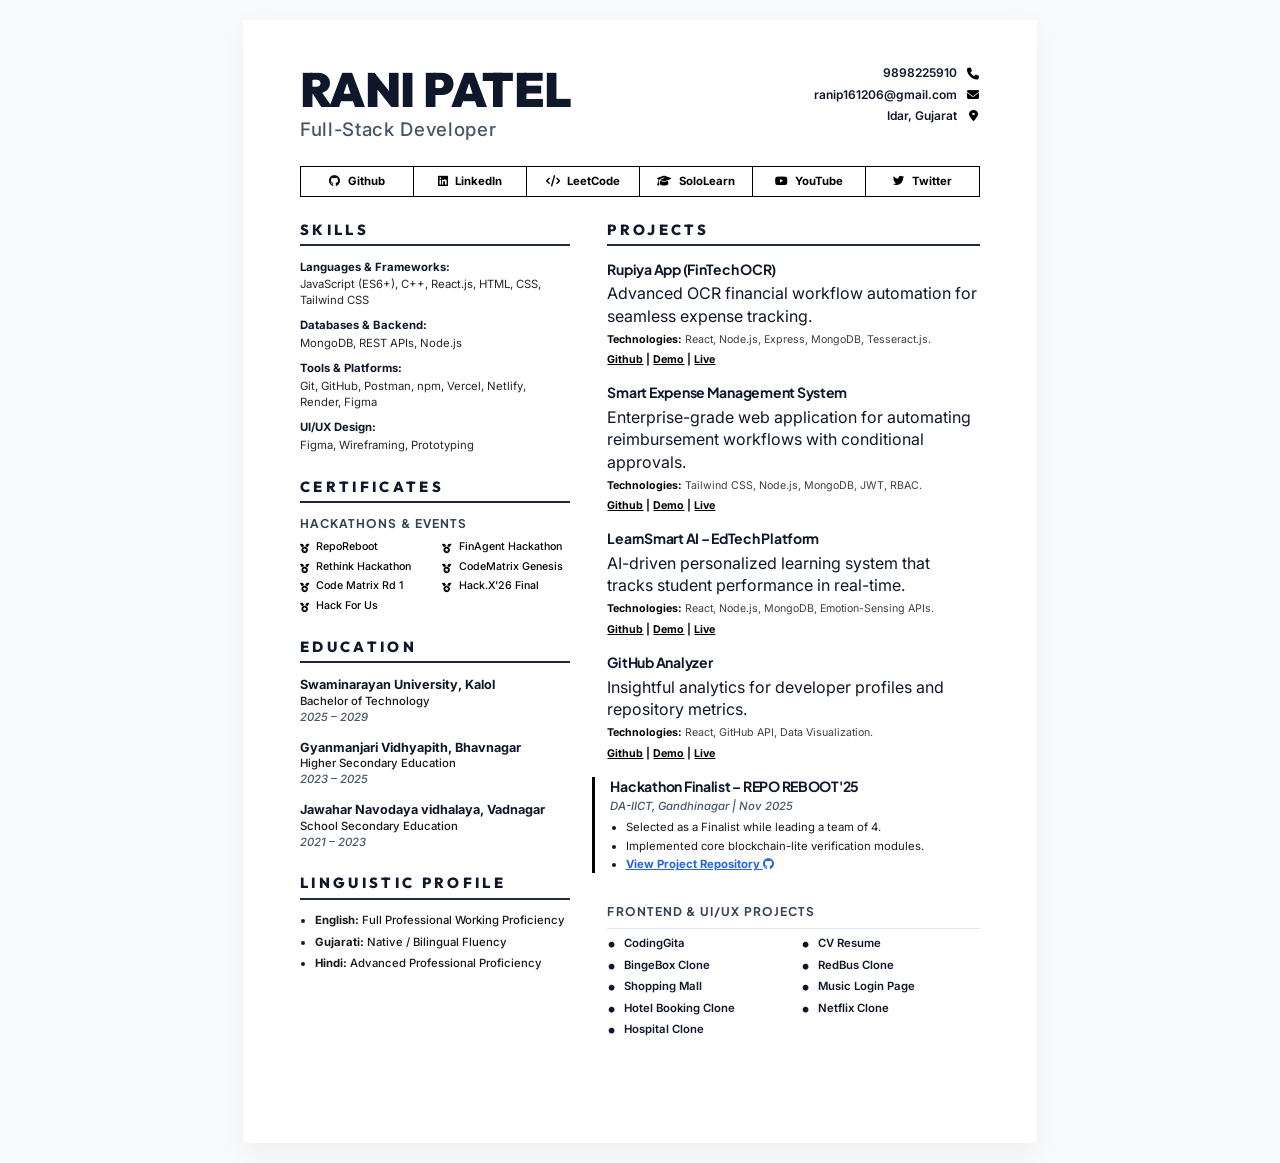
<file: public/resume.html>
<!DOCTYPE html>
<html lang="en">

<head>
    <meta charset="UTF-8">
    <meta name="viewport" content="width=device-width, initial-scale=1.0">
    <title>Rani Patel - Professional Resume</title>
    <link rel="stylesheet" href="https://cdnjs.cloudflare.com/ajax/libs/font-awesome/6.4.0/css/all.min.css">
    <link rel="preconnect" href="https://fonts.googleapis.com">
    <link rel="preconnect" href="https://fonts.gstatic.com" crossorigin>
    <link href="https://fonts.googleapis.com/css2?family=Inter:wght@400;500;600&family=Outfit:wght@500;700;800;900&family=Plus+Jakarta+Sans:wght@600;700&display=swap" rel="stylesheet">
    <style>
        :root {
            --text-dark: #0f172a;
            --text-light: #475569;
            --divider: #1e293b;
            --font-main: 'Inter', sans-serif;
            --font-heading: 'Outfit', sans-serif;
            --font-subheading: 'Plus Jakarta Sans', sans-serif;
        }

        @page {
            size: A4;
            margin: 0;
        }

        * {
            box-sizing: border-box;
            margin: 0;
            padding: 0;
            -webkit-print-color-adjust: exact;
        }

        body {
            font-family: var(--font-main);
            background-color: #f8fafc;
            color: var(--text-dark);
            line-height: 1.4;
            padding: 20px 0;
        }

        .resume-page {
            width: 210mm;
            min-height: 297mm;
            margin: 0 auto;
            background: #ffffff;
            padding: 12mm 15mm;
            box-shadow: 0 10px 30px rgba(0, 0, 0, 0.05);
            display: flex;
            flex-direction: column;
            position: relative;
        }

        /* Header Area */
        header {
            display: flex;
            justify-content: space-between;
            align-items: flex-start;
            margin-bottom: 2mm;
        }

        .header-left h1 {
            font-family: var(--font-heading);
            font-size: 36pt;
            font-weight: 900;
            letter-spacing: -0.5pt;
            margin-bottom: 1mm;
            text-transform: uppercase;
            line-height: 1;
            color: #0f172a;
        }

        .header-left .subtitle {
            font-size: 14pt;
            font-weight: 500;
            color: var(--text-light);
            letter-spacing: 0.5pt;
        }

        .header-right {
            text-align: right;
            font-size: 9pt;
            display: flex;
            flex-direction: column;
            gap: 1.2mm;
        }

        .contact-item {
            display: flex;
            align-items: center;
            justify-content: flex-end;
            gap: 2.5mm;
            font-weight: 600;
        }

        .contact-item i {
            width: 14px;
            color: #000;
            text-align: center;
        }

        /* Quick Links Bar */
        .links-bar {
            display: grid;
            grid-template-columns: repeat(6, 1fr);
            border: 1.5px solid #000;
            margin: 4mm 0 6mm;
            background: #fff;
        }

        .links-bar a {
            padding: 1.8mm 0;
            text-decoration: none;
            color: #000;
            font-size: 8.5pt;
            font-weight: 700;
            display: flex;
            align-items: center;
            justify-content: center;
            gap: 2mm;
            border-right: 1.5px solid #000;
            transition: background 0.2s;
        }

        .links-bar a:last-child {
            border-right: none;
        }

        .links-bar a:hover {
            background: #f8fafc;
        }

        /* Layout Grid */
        .layout-grid {
            display: grid;
            grid-template-columns: 0.42fr 0.58fr;
            gap: 10mm;
            flex-grow: 1;
        }

        /* Section Styling */
        section {
            margin-bottom: 6mm;
        }

        section h2 {
            font-family: var(--font-heading);
            font-size: 11pt;
            font-weight: 800;
            text-transform: uppercase;
            letter-spacing: 2.5pt;
            border-bottom: 2px solid var(--divider);
            margin-bottom: 3.5mm;
            padding-bottom: 1mm;
            color: #0f172a;
        }

        section h3 {
            font-family: var(--font-subheading);
            font-size: 10.5pt;
            font-weight: 700;
            margin-bottom: 0.8mm;
            color: #0f172a;
            letter-spacing: -0.2pt;
        }

        .sub-header {
            font-family: var(--font-subheading);
            font-size: 9pt;
            font-weight: 700;
            text-transform: uppercase;
            letter-spacing: 0.8pt;
            margin-bottom: 2mm;
            color: #334155;
        }

        /* Content Items */
        .content-item {
            margin-bottom: 4mm;
        }

        .date-location {
            font-size: 8.5pt;
            color: var(--text-light);
            font-weight: 500;
            margin-bottom: 1.2mm;
            font-style: italic;
        }

        .tags-line {
            font-size: 8pt;
            margin: 1.5mm 0;
            color: #3f3f46;
            line-height: 1.4;
        }

        .tags-line b {
            color: #000;
            font-weight: 700;
        }

        /* Lists */
        ul {
            padding-left: 4mm;
            list-style-type: disc;
        }

        li {
            font-size: 8.5pt;
            margin-bottom: 0.8mm;
            line-height: 1.4;
            color: #18181b;
        }

        /* Skills */
        .skill-group {
            margin-bottom: 2.5mm;
        }

        .skill-group b {
            display: block;
            font-size: 8.5pt;
            font-weight: 700;
            margin-bottom: 0.5mm;
        }

        .skill-group p {
            font-size: 8.5pt;
            color: #27272a;
        }

        /* Certificates Grid */
        .cert-grid {
            display: grid;
            grid-template-columns: 1fr 1fr;
            gap: 1.2mm 4mm;
        }

        .cert-item {
            font-size: 8pt;
            font-weight: 500;
            display: flex;
            align-items: flex-start;
            gap: 2mm;
            text-decoration: none;
            color: #000;
            transition: color 0.2s;
            cursor: pointer;
        }
        .cert-item:hover {
            color: #2563eb;
            text-decoration: underline;
        }

        .cert-item i {
            margin-top: 1mm;
            font-size: 7pt;
            color: #000;
            transition: color 0.2s;
        }
        .cert-item:hover i {
            color: #2563eb;
        }

        /* Education */
        .edu-item {
            margin-bottom: 3.5mm;
        }

        .edu-title {
            font-size: 9.5pt;
            font-weight: 700;
        }

        .edu-subtitle {
            font-size: 8.5pt;
            font-weight: 500;
            color: #18181b;
        }

        /* Links area */
        .links-row {
            font-size: 8pt;
            margin-top: 1.5mm;
            font-weight: 700;
        }

        .links-row a {
            color: #000;
            text-decoration: underline;
        }

        /* Table-like Project list for bottom */
        .mini-projects {
            display: grid;
            grid-template-columns: 1fr 1fr;
            gap: 1.5mm 4mm;
            margin-top: 2mm;
        }

        .mini-project-item {
            font-size: 8.5pt;
            font-weight: 600;
            display: flex;
            align-items: center;
            gap: 2mm;
            text-decoration: none;
            color: #0f172a;
            transition: color 0.2s;
            cursor: pointer;
        }

        .mini-project-item:hover {
            color: #2563eb;
            text-decoration: underline;
        }

        .mini-project-item::before {
            content: "•";
            font-size: 14pt;
            line-height: 0;
            color: #0f172a;
            transition: color 0.2s;
        }
        
        .mini-project-item:hover::before {
            color: #2563eb;
        }

        @media print {
            body { padding: 0; background: #fff; }
            .resume-page { box-shadow: none; margin: 0; width: 100%; height: 297mm; }
        }
    </style>
</head>

<body>

    <div class="resume-page">
        <!-- Header Section -->
        <header>
            <div class="header-left">
                <h1>Rani Patel</h1>
                <div class="subtitle">Full-Stack Developer</div>
            </div>
            <div class="header-right">
                <div class="contact-item">9898225910 <i class="fas fa-phone"></i></div>
                <div class="contact-item">ranip161206@gmail.com <i class="fas fa-envelope"></i></div>
                <div class="contact-item">Idar, Gujarat <i class="fas fa-map-marker-alt"></i></div>
            </div>
        </header>

        <!-- Social Navigation -->
        <div class="links-bar">
            <a href="https://github.com/RaniPatel16"><i class="fab fa-github"></i> Github</a>
            <a href="https://www.linkedin.com/in/rani-patel-5aa5a3397"><i class="fab fa-linkedin"></i> LinkedIn</a>
            <a href="https://leetcode.com/u/QGxRFjxdGR/"><i class="fas fa-code"></i> LeetCode</a>
            <a href="#"><i class="fas fa-graduation-cap"></i> SoloLearn</a>
            <a href="https://www.youtube.com/@RaniPatel-l2o"><i class="fab fa-youtube"></i> YouTube</a>
            <a href="https://x.com/RaniPatel161206"><i class="fab fa-twitter"></i> Twitter</a>
        </div>

        <!-- Main Layout -->
        <div class="layout-grid">
            <!-- Left Column -->
            <div class="left-col">
                <section>
                    <h2>Skills</h2>
                    <div class="skill-group">
                        <b>Languages & Frameworks:</b>
                        <p>JavaScript (ES6+), C++, React.js, HTML, CSS, Tailwind CSS</p>
                    </div>
                    <div class="skill-group">
                        <b>Databases & Backend:</b>
                        <p>MongoDB, REST APIs, Node.js</p>
                    </div>
                    <div class="skill-group">
                        <b>Tools & Platforms:</b>
                        <p>Git, GitHub, Postman, npm, Vercel, Netlify, Render, Figma</p>
                    </div>
                    <div class="skill-group">
                        <b>UI/UX Design:</b>
                        <p>Figma, Wireframing, Prototyping</p>
                    </div>
                </section>

                <section>
                    <h2>Certificates</h2>
                    <div class="sub-header">Hackathons & Events</div>
                    <div class="cert-grid">
                        <a href="https://res.cloudinary.com/dpktusyjs/image/upload/q_auto/f_auto/v1775798803/Screenshot_2026-04-09_210511_gvo8bh.png" target="_blank" class="cert-item" title="Click to view: RepoReboot"><i class="fas fa-medal"></i> RepoReboot</a>
                        <a href="https://res.cloudinary.com/dpktusyjs/image/upload/q_auto/f_auto/v1775798250/Screenshot_2026-04-09_210604_twvorn.png" target="_blank" class="cert-item" title="Click to view: FinAgent Hackathon"><i class="fas fa-medal"></i> FinAgent Hackathon</a>
                        <a href="https://res.cloudinary.com/dpktusyjs/image/upload/q_auto/f_auto/v1775798225/Screenshot_2026-04-09_210551_zrcmrk.png" target="_blank" class="cert-item" title="Click to view: Rethink Hackathon"><i class="fas fa-medal"></i> Rethink Hackathon</a>
                        <a href="https://res.cloudinary.com/dpktusyjs/image/upload/q_auto/f_auto/v1775798156/Screenshot_2026-04-09_223247_ypywny.png" target="_blank" class="cert-item" title="Click to view: CodeMatrix Genesis"><i class="fas fa-medal"></i> CodeMatrix Genesis</a>
                        <a href="https://res.cloudinary.com/dpktusyjs/image/upload/q_auto/f_auto/v1775798129/Screenshot_2026-04-09_223321_q9eue2.png" target="_blank" class="cert-item" title="Click to view: Code Matrix Rd 1"><i class="fas fa-medal"></i> Code Matrix Rd 1</a>
                        <a href="https://res.cloudinary.com/dpktusyjs/image/upload/q_auto/f_auto/v1775798103/Screenshot_2026-04-09_223346_qtjjum.png" target="_blank" class="cert-item" title="Click to view: Hack.X'26 Final"><i class="fas fa-medal"></i> Hack.X'26 Final</a>
                        <a href="https://res.cloudinary.com/dpktusyjs/image/upload/q_auto/f_auto/v1775798024/Screenshot_2026-04-09_223412_m0cxfw.png" target="_blank" class="cert-item" title="Click to view: Hack For Us"><i class="fas fa-medal"></i> Hack For Us</a>
                    </div>
                </section>


                <section>
                    <h2>Education</h2>
                    <div class="edu-item">
                        <div class="edu-title">Swaminarayan University, Kalol</div>
                        <div class="edu-subtitle">Bachelor of Technology</div>
                        <div class="date-location">2025 – 2029</div>
                    </div>
                    <div class="edu-item">
                        <div class="edu-title">Gyanmanjari Vidhyapith, Bhavnagar</div>
                        <div class="edu-subtitle">Higher Secondary Education</div>
                        <div class="date-location">2023 – 2025</div>
                    </div>
                    <div class="edu-item">
                        <div class="edu-title">Jawahar Navodaya vidhalaya, Vadnagar</div>
                        <div class="edu-subtitle">School Secondary Education</div>
                        <div class="date-location">2021 – 2023</div>
                    </div>
                </section>

                <section>
                    <h2>Linguistic Profile</h2>
                    <ul style="font-size: 9pt; font-weight: 500; padding-left: 4mm; color: #0f172a;">
                        <li style="margin-bottom: 1.5mm;"><b>English:</b> Full Professional Working Proficiency</li>
                        <li style="margin-bottom: 1.5mm;"><b>Gujarati:</b> Native / Bilingual Fluency</li>
                        <li style="margin-bottom: 1.5mm;"><b>Hindi:</b> Advanced Professional Proficiency</li>
                    </ul>
                </section>
            </div>

            <!-- Right Column -->
            <div class="right-col">
                <section>
                    <h2>Projects</h2>
                    <div class="content-item">
                        <h3>Rupiya App (FinTech OCR)</h3>
                        <p>Advanced OCR financial workflow automation for seamless expense tracking.</p>
                        <div class="tags-line"><b>Technologies:</b> React, Node.js, Express, MongoDB, Tesseract.js.</div>
                        <div class="links-row">
                            <a href="https://github.com/RaniPatel16/rupiya-app" target="_blank">Github</a> | <a href="#">Demo</a> | <a href="#">Live</a>
                        </div>
                    </div>

                    <div class="content-item">
                        <h3>Smart Expense Management System</h3>
                        <p>Enterprise-grade web application for automating reimbursement workflows with conditional approvals.</p>
                        <div class="tags-line"><b>Technologies:</b> Tailwind CSS, Node.js, MongoDB, JWT, RBAC.</div>
                        <div class="links-row">
                            <a href="https://github.com/RaniPatel16/expance-managment" target="_blank">Github</a> | <a href="#">Demo</a> | <a href="#">Live</a>
                        </div>
                    </div>

                    <div class="content-item">
                        <h3>LearnSmart AI – EdTech Platform</h3>
                        <p>AI-driven personalized learning system that tracks student performance in real-time.</p>
                        <div class="tags-line"><b>Technologies:</b> React, Node.js, MongoDB, Emotion-Sensing APIs.</div>
                        <div class="links-row">
                            <a href="https://github.com/RaniPatel16/ed-learning" target="_blank">Github</a> | <a href="#">Demo</a> | <a href="#">Live</a>
                        </div>
                    </div>

                    <div class="content-item">
                        <h3>GitHub Analyzer</h3>
                        <p>Insightful analytics for developer profiles and repository metrics.</p>
                        <div class="tags-line"><b>Technologies:</b> React, GitHub API, Data Visualization.</div>
                        <div class="links-row">
                            <a href="https://github.com/RaniPatel16/git-anhalyzer" target="_blank">Github</a> | <a href="#">Demo</a> | <a href="#">Live</a>
                        </div>
                    </div>

                    <div class="content-item" style="border-left: 3px solid #000; padding-left: 4mm; margin-left: -4mm;">
                        <h3 style="font-size: 10.5pt;">Hackathon Finalist – REPO REBOOT'25</h3>
                        <div class="date-location">DA-IICT, Gandhinagar | Nov 2025</div>
                        <ul>
                            <li>Selected as a Finalist while leading a team of 4.</li>
                            <li>Implemented core blockchain-lite verification modules.</li>
                            <li><a href="https://github.com/RaniPatel16/royal_rebooters" target="_blank" style="color: #2563eb; font-weight: bold;">View Project Repository <i class="fab fa-github"></i></a></li>
                        </ul>
                    </div>

                    <div style="margin-top: 8mm;">
                        <div class="sub-header" style="border-bottom: 1.5px solid #e2e8f0; padding-bottom: 2mm;">Frontend & UI/UX Projects</div>
                        <div class="mini-projects">
                            <a href="https://www.figma.com/design/T6T5sAmdN3QrGw1h4UVKax/codingGita-WEB-1?node-id=0-1&p=f&t=CghcksbuRQ6zPnkx-0" target="_blank" class="mini-project-item" title="View CodingGita Figma Design">CodingGita</a>
                            <a href="https://www.figma.com/design/9XnnHINYuQi5CfOGUBeDhv/CV-Resume--Community-?t=CghcksbuRQ6zPnkx-0" target="_blank" class="mini-project-item" title="View CV Resume Figma Design">CV Resume</a>
                            <a href="https://www.figma.com/design/0b0o8GU0Gswvyxzpwwot8K/BingeBox--Community-?t=CghcksbuRQ6zPnkx-0" target="_blank" class="mini-project-item" title="View BingeBox Figma Design">BingeBox Clone</a>
                            <a href="https://www.figma.com/design/ah9c1gERyddiwEqqM7z9CQ/RedBus-WEB-2?t=CghcksbuRQ6zPnkx-0" target="_blank" class="mini-project-item" title="View RedBus Figma Design">RedBus Clone</a>
                            <a href="https://www.figma.com/design/YZ22MiqcIaTf6iiotB62JW/shopping-mall--Community-?t=d8zsHc5QiKqWhgyz-0" target="_blank" class="mini-project-item" title="View Shopping Mall Figma Design">Shopping Mall</a>
                            <a href="https://www.figma.com/proto/iJGwruJnB5ExH5WxpXKSa8/MY-MUSIC-WEBSITE--OLDIFY-?node-id=4-81&starting-point-node-id=1%3A2" target="_blank" class="mini-project-item" title="View Music Login Page">Music Login Page</a>
                            <a href="https://www.figma.com/design/XpHJpZNHkaxgFXvX5cDe57/Untitled?node-id=0-1&p=f&t=d8zsHc5QiKqWhgyz-0" target="_blank" class="mini-project-item" title="View Hotel Booking Clone">Hotel Booking Clone</a>
                            <a href="#" target="_blank" class="mini-project-item" title="No link provided">Netflix Clone</a>
                            <a href="#" target="_blank" class="mini-project-item" title="No link provided">Hospital Clone</a>
                        </div>
                    </div>
                </section>
            </div>
        </div>
    </div>
</body>

</html>
</file>
